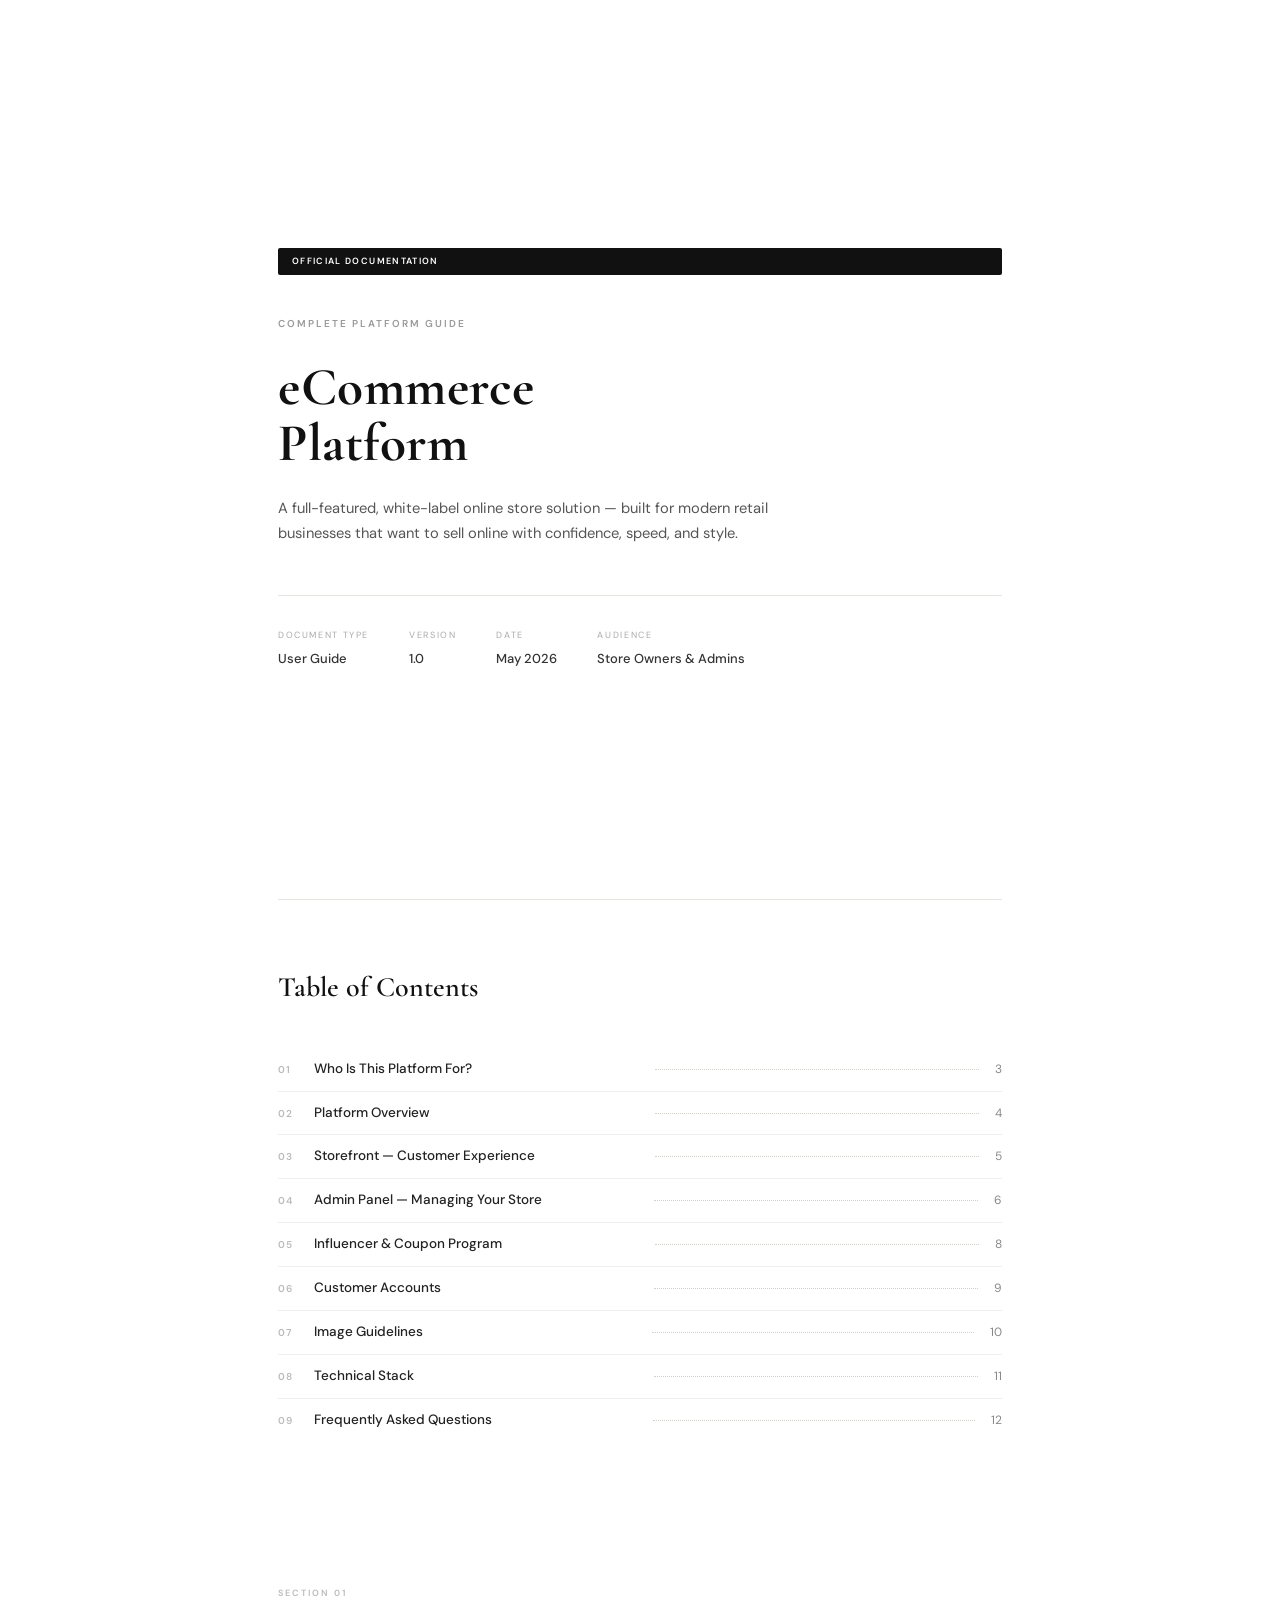
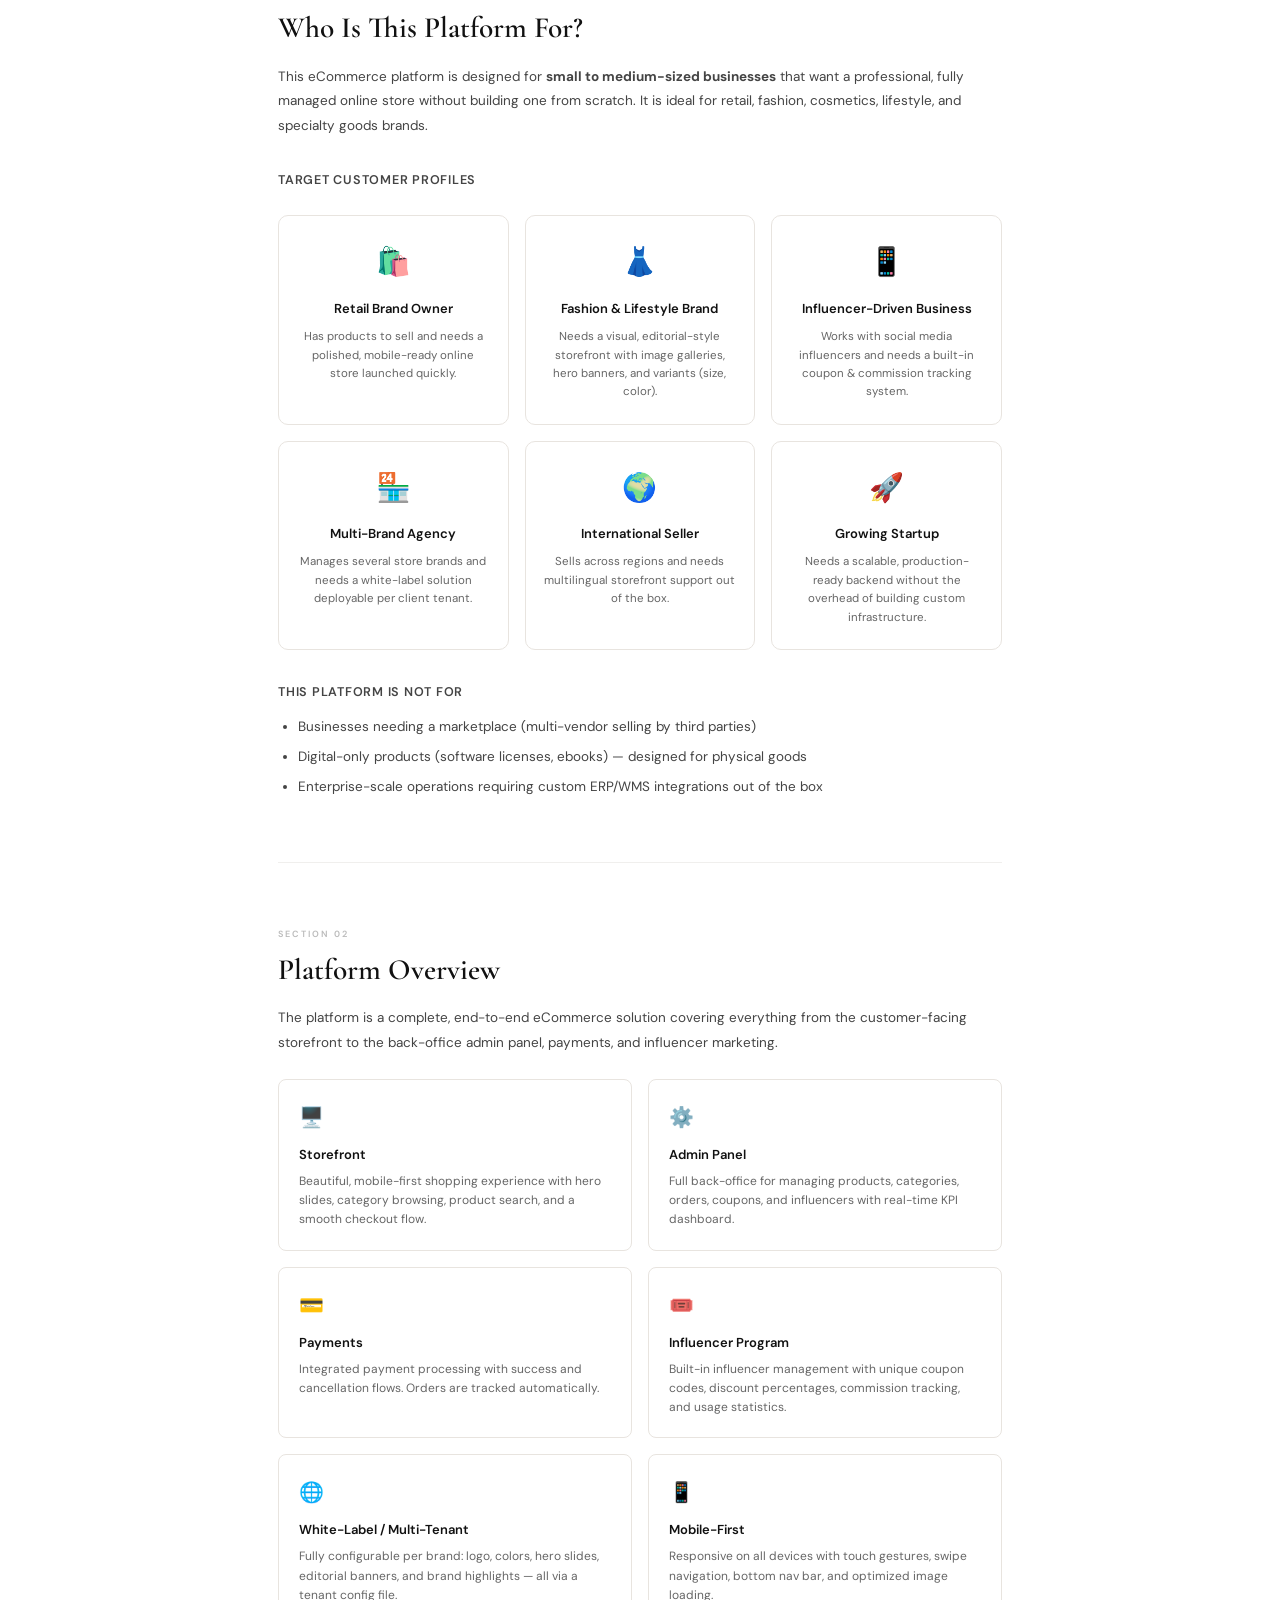
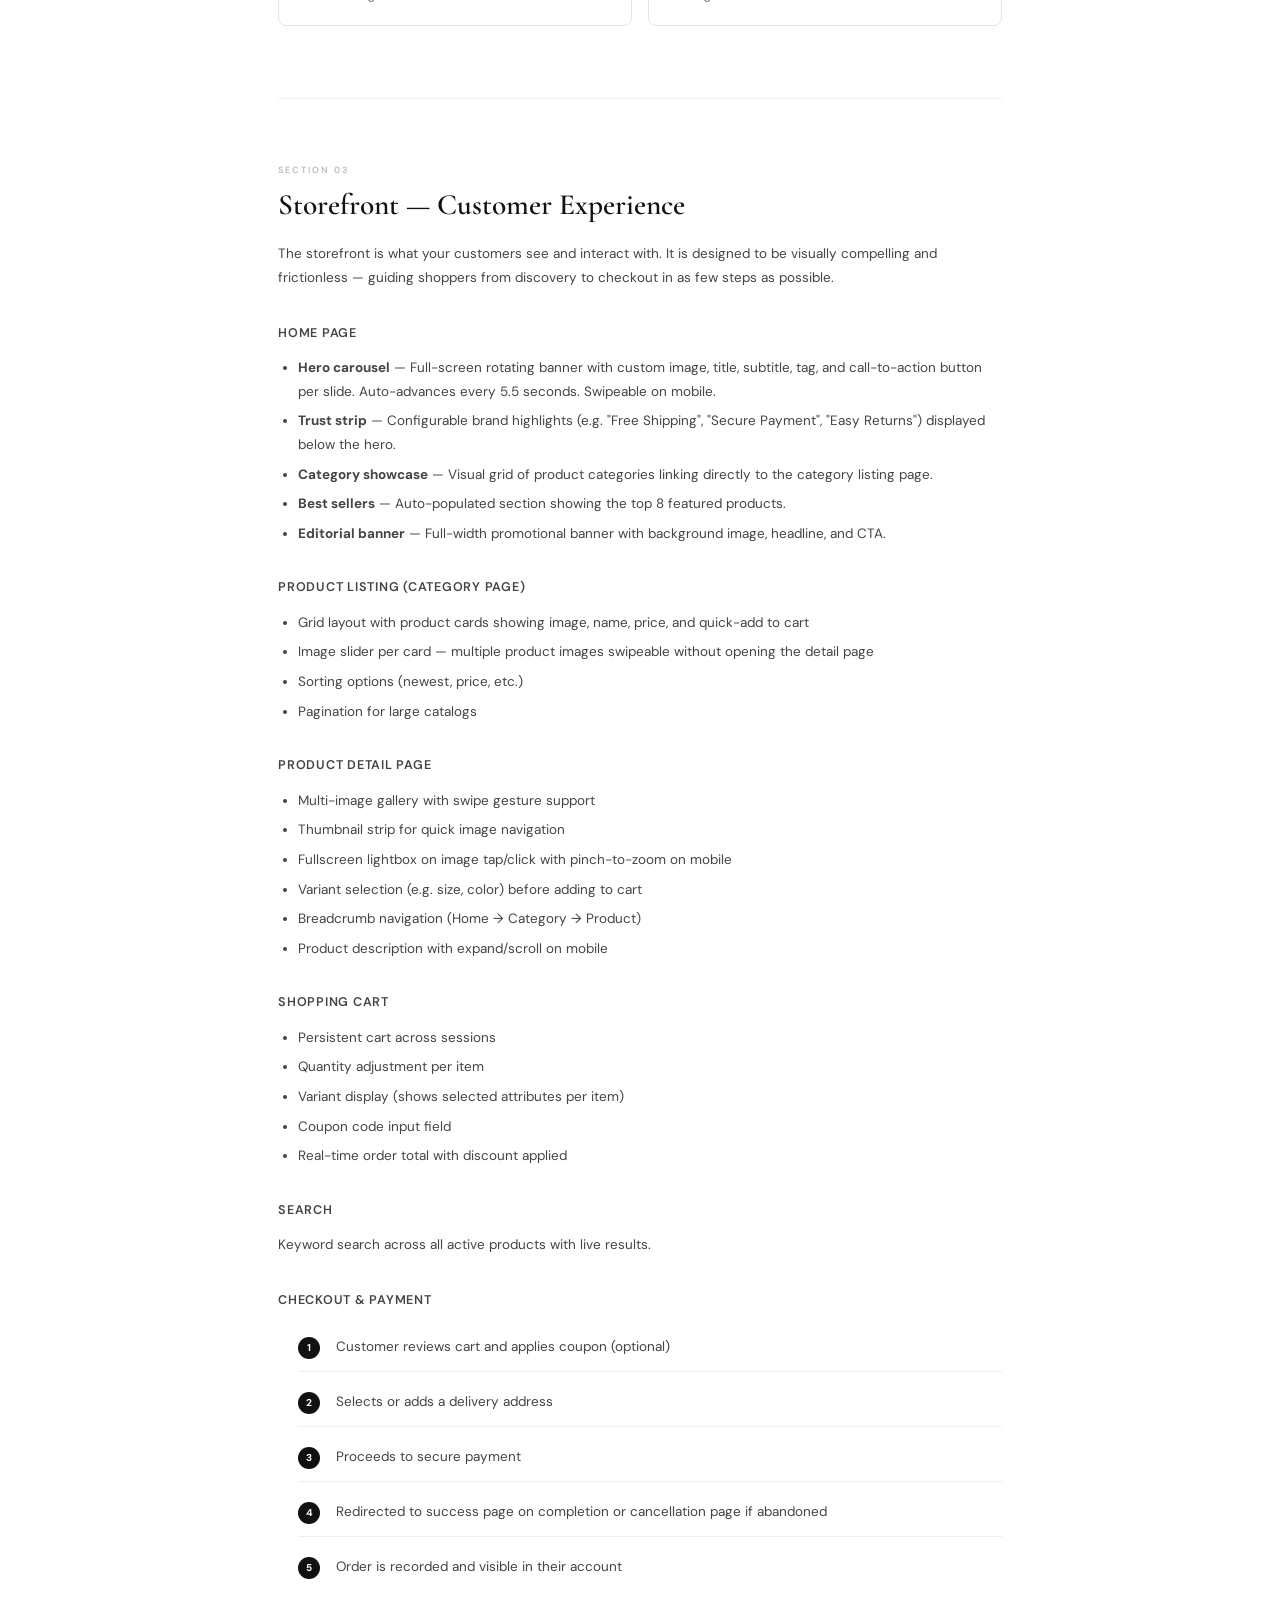
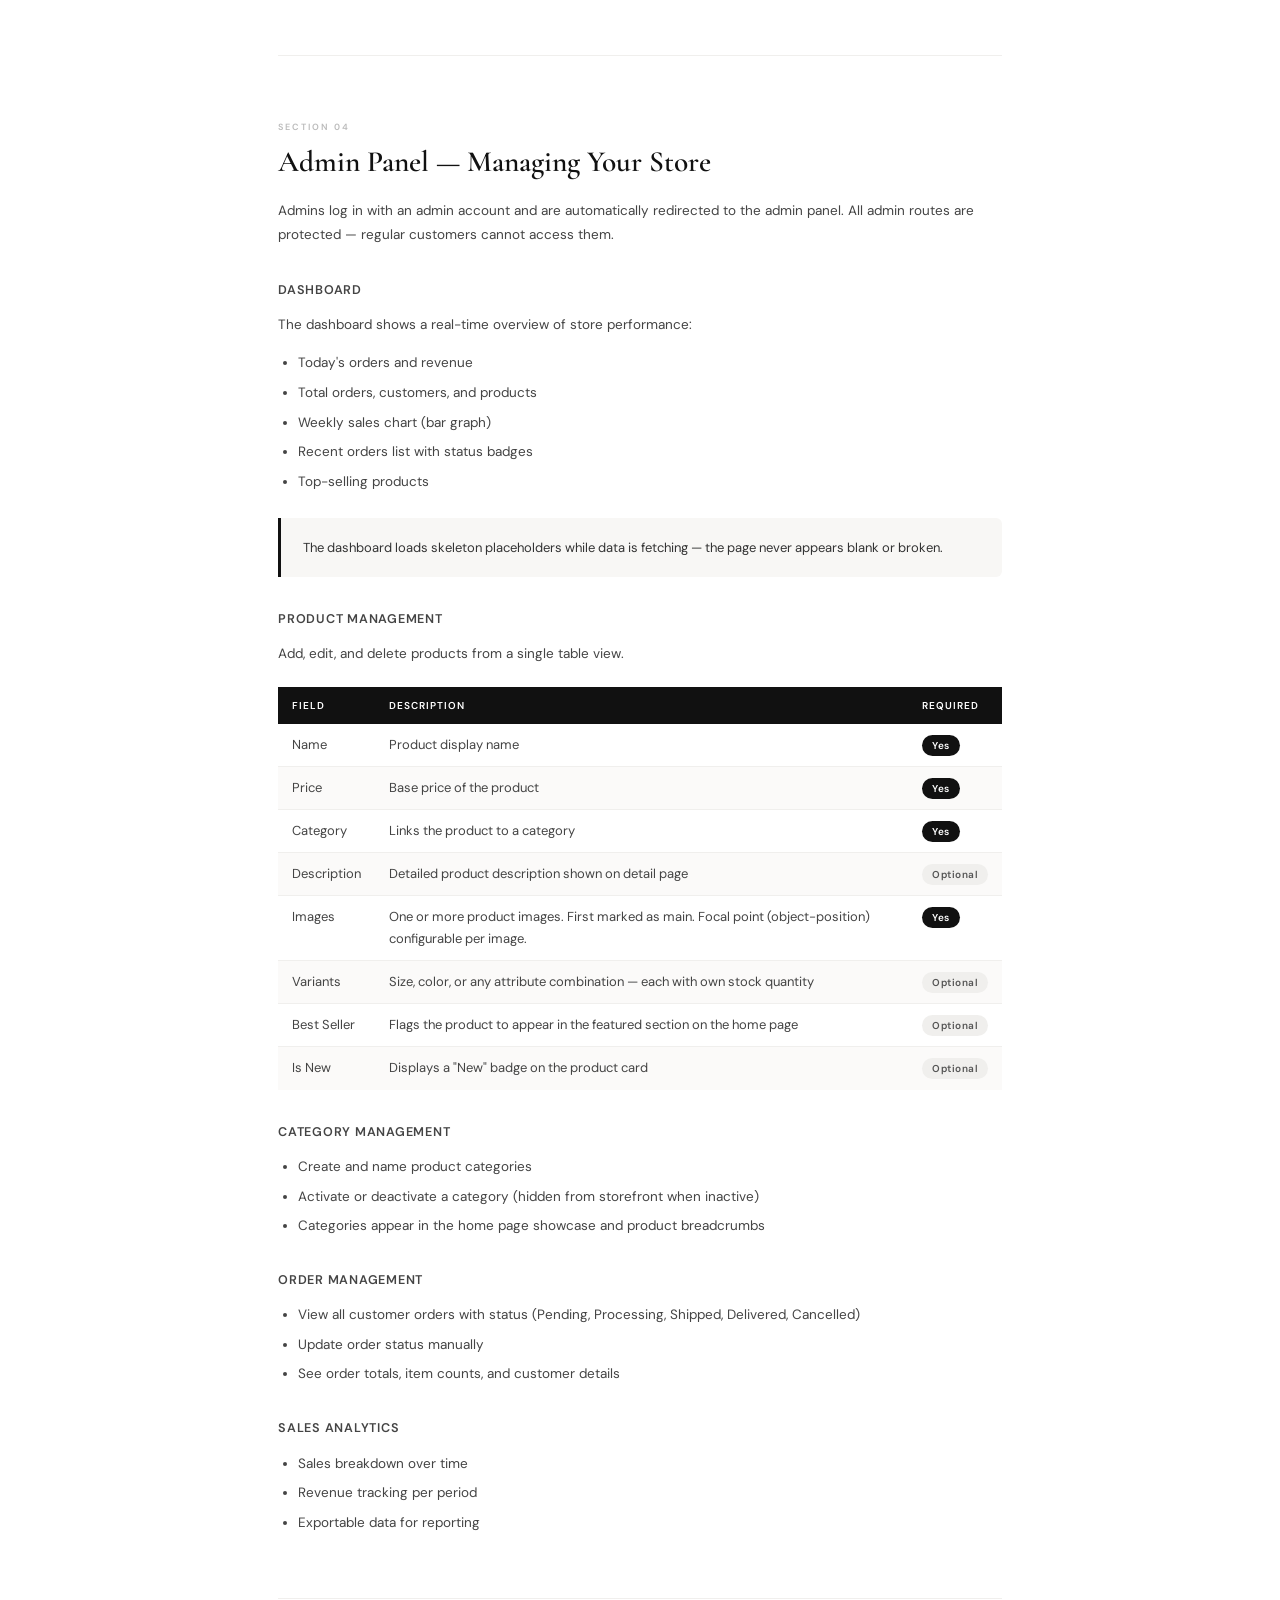
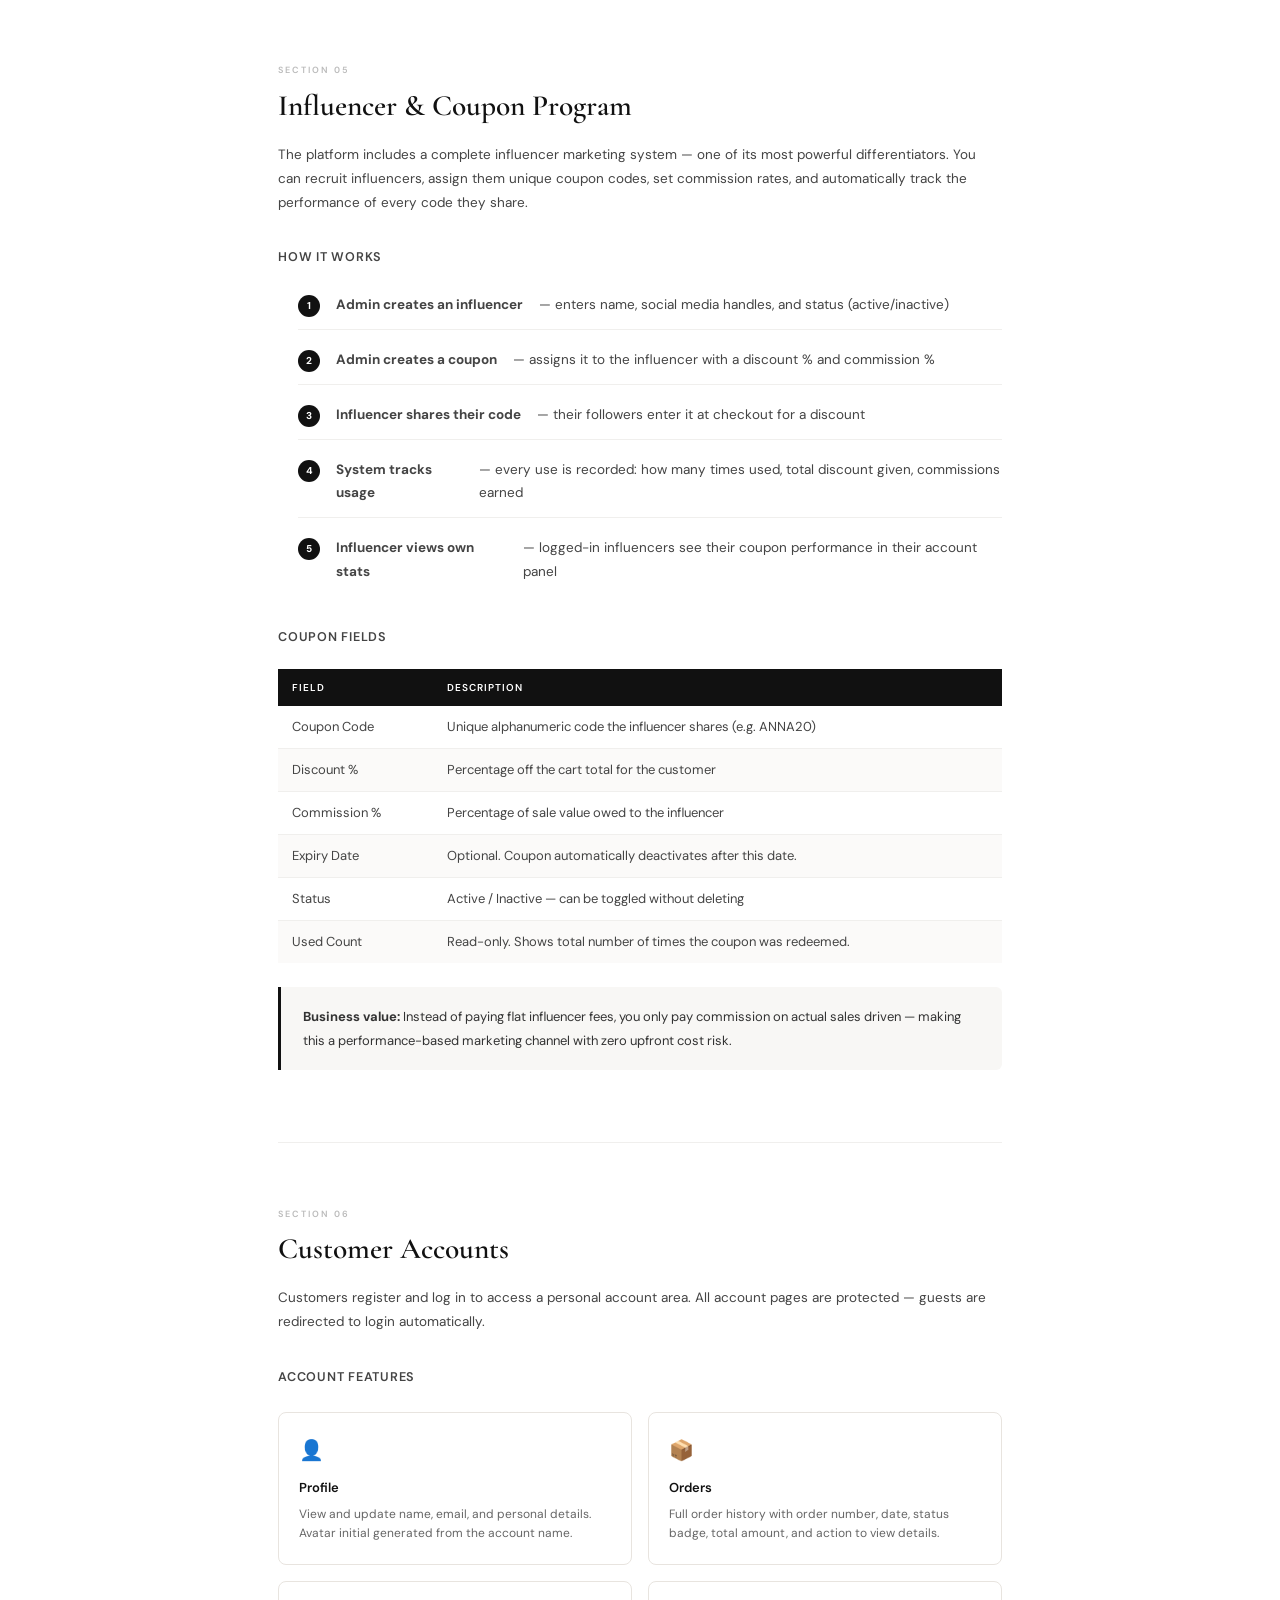
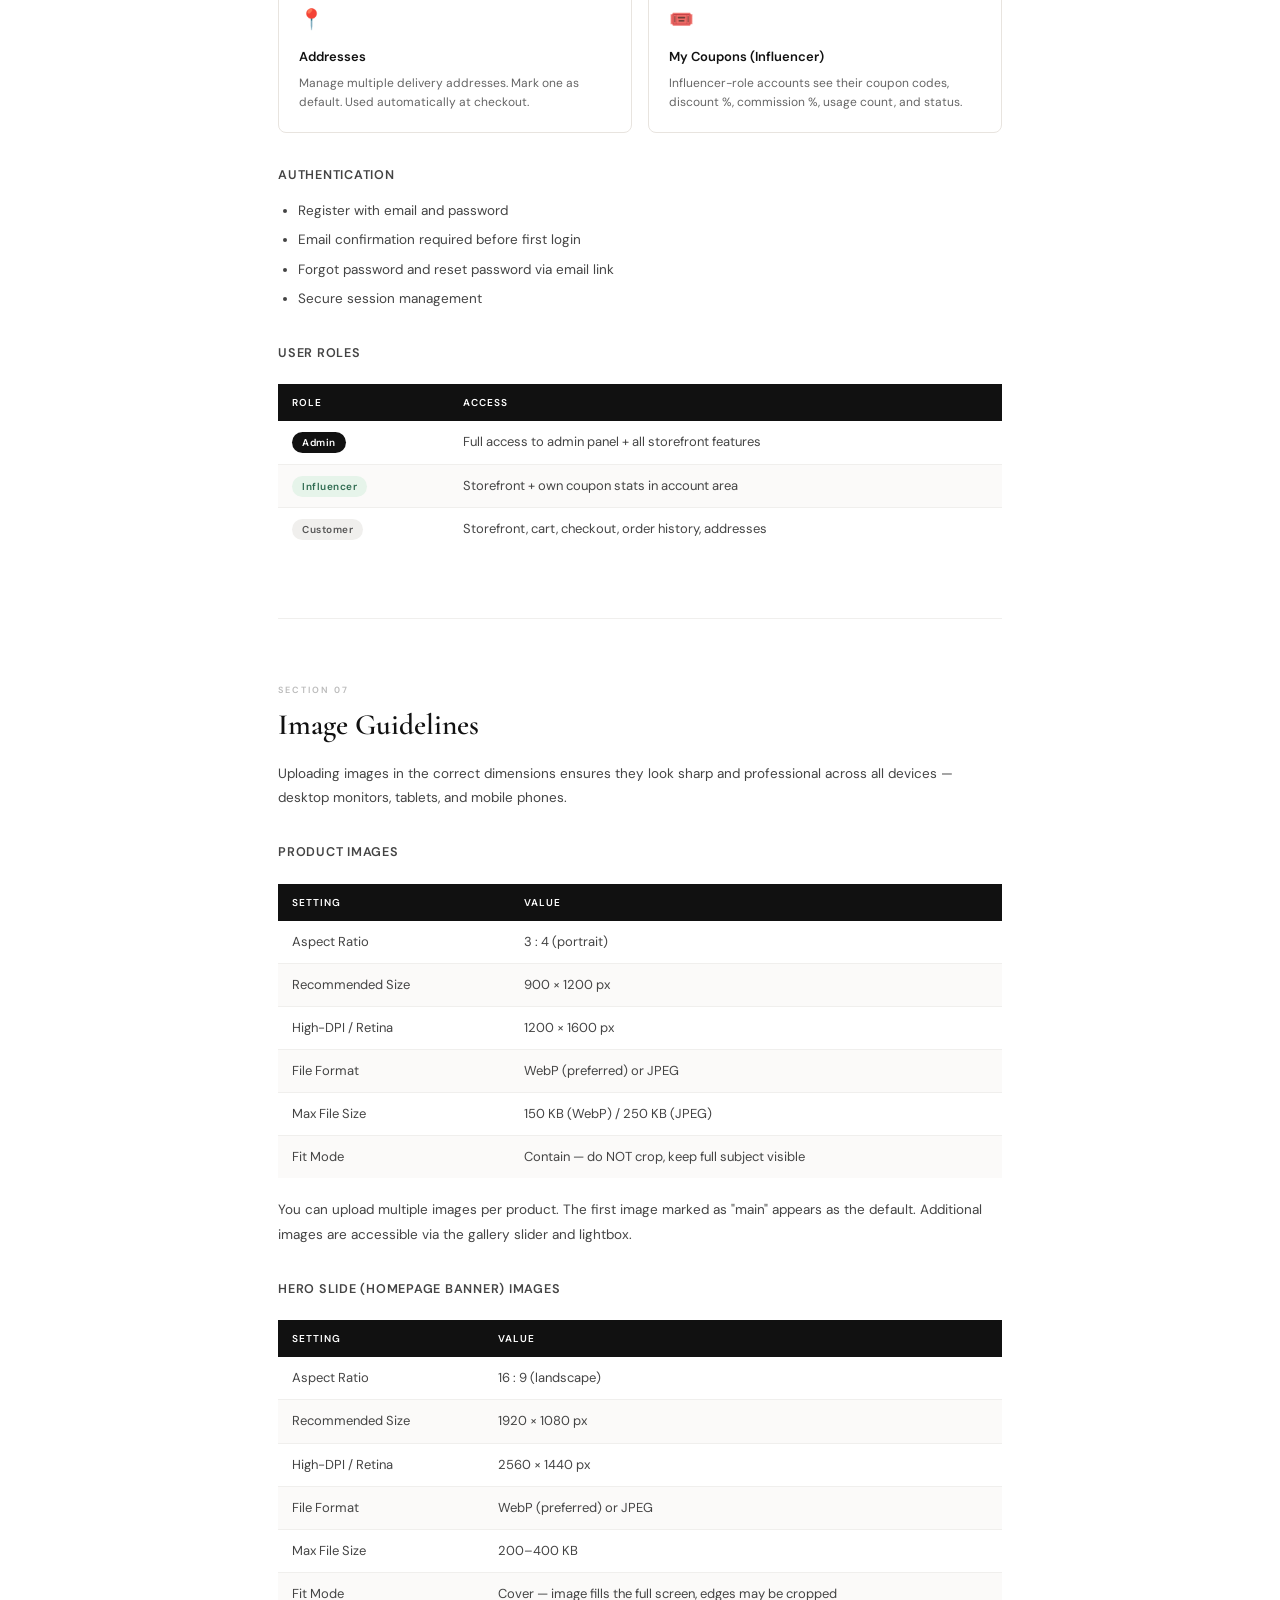
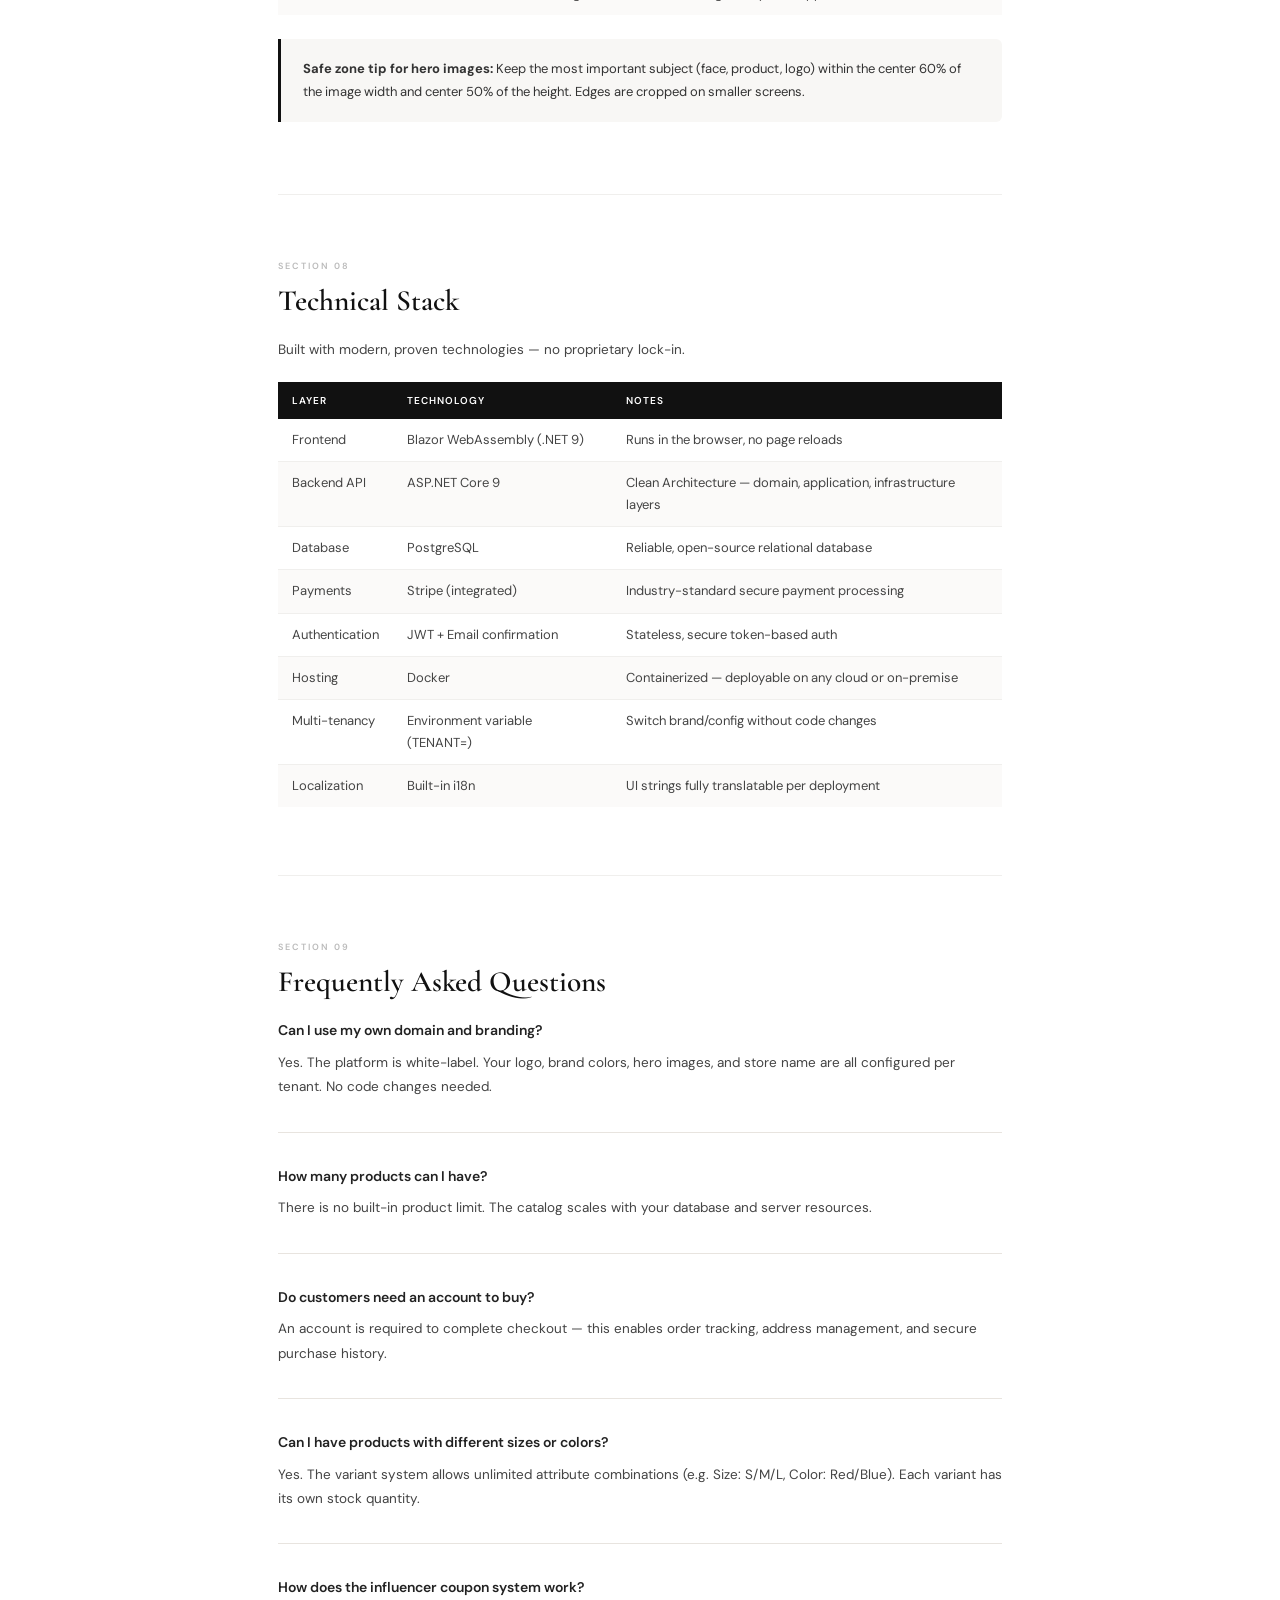
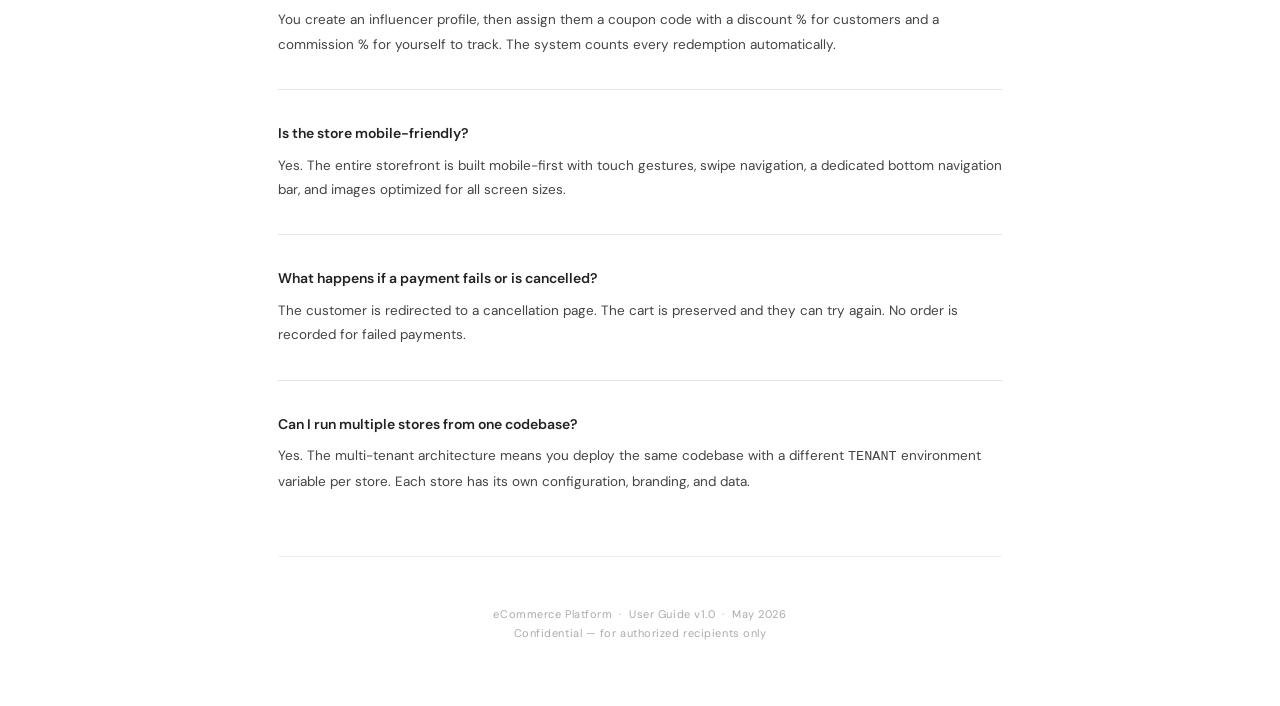
<file: docs/platform-user-guide.html>
<!DOCTYPE html>
<html lang="en">
<head>
  <meta charset="UTF-8" />
  <meta name="viewport" content="width=device-width, initial-scale=1.0" />
  <title>eCommerce Platform — User Guide</title>
  <style>
    /* ── FONTS ── */
    @import url('https://fonts.googleapis.com/css2?family=Cormorant+Garamond:wght@400;600;700&family=DM+Sans:wght@300;400;500;600&display=swap');

    /* ── RESET ── */
    *, *::before, *::after { box-sizing: border-box; margin: 0; padding: 0; }

    /* ── BASE ── */
    html { font-size: 14px; }
    body {
      font-family: 'DM Sans', sans-serif;
      font-weight: 400;
      color: #1a1a1a;
      background: #fff;
      line-height: 1.7;
    }

    /* ── PAGE WRAPPER ── */
    .doc {
      max-width: 820px;
      margin: 0 auto;
      padding: 0 48px;
    }

    /* ── COVER PAGE ── */
    .cover {
      min-height: 100vh;
      display: flex;
      flex-direction: column;
      justify-content: center;
      padding: 80px 0 60px;
      border-bottom: 1px solid #e8e4df;
      page-break-after: always;
    }
    .cover-label {
      font-size: 10px;
      font-weight: 600;
      letter-spacing: 0.2em;
      text-transform: uppercase;
      color: #999;
      margin-bottom: 28px;
    }
    .cover h1 {
      font-family: 'Cormorant Garamond', Georgia, serif;
      font-size: 3.8rem;
      font-weight: 700;
      line-height: 1.05;
      letter-spacing: 0.01em;
      color: #111;
      margin-bottom: 24px;
    }
    .cover-subtitle {
      font-size: 1.05rem;
      color: #555;
      max-width: 500px;
      margin-bottom: 48px;
      line-height: 1.75;
    }
    .cover-meta {
      display: flex;
      gap: 40px;
      padding-top: 32px;
      border-top: 1px solid #e8e4df;
    }
    .cover-meta-item label {
      display: block;
      font-size: 9px;
      letter-spacing: 0.18em;
      text-transform: uppercase;
      color: #aaa;
      margin-bottom: 4px;
    }
    .cover-meta-item span {
      font-size: 13px;
      font-weight: 500;
      color: #333;
    }
    .cover-badge {
      display: inline-block;
      background: #111;
      color: #fff;
      font-size: 9px;
      font-weight: 600;
      letter-spacing: 0.15em;
      text-transform: uppercase;
      padding: 6px 14px;
      border-radius: 2px;
      margin-bottom: 40px;
    }

    /* ── TABLE OF CONTENTS ── */
    .toc-page {
      padding: 64px 0 80px;
      page-break-after: always;
    }
    .toc-page h2 {
      font-family: 'Cormorant Garamond', Georgia, serif;
      font-size: 2rem;
      font-weight: 600;
      margin-bottom: 36px;
      color: #111;
    }
    .toc-list { list-style: none; }
    .toc-list li {
      display: flex;
      align-items: baseline;
      gap: 8px;
      padding: 10px 0;
      border-bottom: 1px solid #f0efed;
      font-size: 13.5px;
    }
    .toc-list li:last-child { border-bottom: none; }
    .toc-num {
      font-size: 10px;
      font-weight: 600;
      letter-spacing: 0.1em;
      color: #bbb;
      min-width: 28px;
    }
    .toc-title { flex: 1; color: #222; font-weight: 500; }
    .toc-dots {
      flex: 1;
      border-bottom: 1px dotted #d4d0cb;
      height: 1px;
      margin: 0 8px;
      align-self: center;
    }
    .toc-page-num { color: #888; font-size: 12px; }

    /* ── SECTION ── */
    .section {
      padding: 64px 0 48px;
      border-bottom: 1px solid #f0efed;
    }
    .section:last-child { border-bottom: none; }
    .section-label {
      font-size: 9px;
      font-weight: 600;
      letter-spacing: 0.22em;
      text-transform: uppercase;
      color: #bbb;
      margin-bottom: 10px;
      display: block;
    }
    .section h2 {
      font-family: 'Cormorant Garamond', Georgia, serif;
      font-size: 2.1rem;
      font-weight: 600;
      color: #111;
      margin-bottom: 20px;
      line-height: 1.15;
    }
    .section h3 {
      font-size: 0.9rem;
      font-weight: 600;
      letter-spacing: 0.06em;
      text-transform: uppercase;
      color: #444;
      margin: 32px 0 12px;
    }
    .section h4 {
      font-size: 14px;
      font-weight: 600;
      color: #222;
      margin: 20px 0 8px;
    }
    .section p {
      font-size: 13.5px;
      color: #444;
      margin-bottom: 14px;
      line-height: 1.8;
    }
    .section ul, .section ol {
      margin: 0 0 16px 20px;
      font-size: 13.5px;
      color: #444;
    }
    .section li { margin-bottom: 6px; line-height: 1.75; }

    /* ── HIGHLIGHT BOX ── */
    .highlight {
      background: #f8f7f5;
      border-left: 3px solid #111;
      padding: 18px 22px;
      margin: 24px 0;
      border-radius: 0 6px 6px 0;
    }
    .highlight p { margin: 0; font-size: 13px; color: #333; }

    /* ── FEATURE GRID ── */
    .feature-grid {
      display: grid;
      grid-template-columns: 1fr 1fr;
      gap: 16px;
      margin: 24px 0;
    }
    .feature-card {
      border: 1px solid #e8e4df;
      border-radius: 8px;
      padding: 20px;
    }
    .feature-card-icon {
      font-size: 20px;
      margin-bottom: 10px;
    }
    .feature-card h4 {
      font-size: 13px;
      font-weight: 600;
      color: #111;
      margin: 0 0 6px;
    }
    .feature-card p {
      font-size: 12px;
      color: #666;
      margin: 0;
      line-height: 1.6;
    }

    /* ── PERSONA CARD ── */
    .persona-grid {
      display: grid;
      grid-template-columns: 1fr 1fr 1fr;
      gap: 16px;
      margin: 24px 0;
    }
    .persona-card {
      border: 1px solid #e8e4df;
      border-radius: 10px;
      padding: 22px 18px;
      text-align: center;
    }
    .persona-icon {
      font-size: 28px;
      margin-bottom: 12px;
    }
    .persona-card h4 {
      font-size: 13px;
      font-weight: 600;
      color: #111;
      margin: 0 0 8px;
    }
    .persona-card p {
      font-size: 11.5px;
      color: #666;
      margin: 0;
      line-height: 1.6;
    }

    /* ── STEP LIST ── */
    .step-list { list-style: none; margin: 0 0 20px; }
    .step-list li {
      display: flex;
      gap: 16px;
      align-items: flex-start;
      padding: 12px 0;
      border-bottom: 1px solid #f0efed;
      font-size: 13.5px;
      color: #444;
    }
    .step-list li:last-child { border-bottom: none; }
    .step-num {
      background: #111;
      color: #fff;
      font-size: 10px;
      font-weight: 700;
      width: 22px;
      height: 22px;
      border-radius: 50%;
      display: flex;
      align-items: center;
      justify-content: center;
      flex-shrink: 0;
      margin-top: 2px;
    }

    /* ── TABLE ── */
    .doc-table {
      width: 100%;
      border-collapse: collapse;
      margin: 20px 0;
      font-size: 13px;
    }
    .doc-table th {
      background: #111;
      color: #fff;
      font-size: 10px;
      font-weight: 600;
      letter-spacing: 0.1em;
      text-transform: uppercase;
      padding: 10px 14px;
      text-align: left;
    }
    .doc-table td {
      padding: 10px 14px;
      border-bottom: 1px solid #f0efed;
      color: #444;
      vertical-align: top;
    }
    .doc-table tr:last-child td { border-bottom: none; }
    .doc-table tr:nth-child(even) td { background: #fbfaf9; }

    /* ── BADGE ── */
    .badge {
      display: inline-block;
      padding: 2px 10px;
      border-radius: 20px;
      font-size: 10px;
      font-weight: 600;
      letter-spacing: 0.05em;
    }
    .badge-dark { background: #111; color: #fff; }
    .badge-light { background: #f0efed; color: #555; }
    .badge-green { background: #e6f4ea; color: #2d6a4f; }

    /* ── DIVIDER ── */
    .divider { height: 1px; background: #e8e4df; margin: 32px 0; }

    /* ── FOOTER STRIP ── */
    .doc-footer {
      text-align: center;
      padding: 48px 0 64px;
      color: #aaa;
      font-size: 11px;
      letter-spacing: 0.05em;
    }

    /* ── PRINT ── */
    @media print {
      html { font-size: 12px; }
      .doc { padding: 0 32px; }
      .cover { page-break-after: always; min-height: auto; padding: 60px 0 40px; }
      .toc-page { page-break-after: always; }
      .section { page-break-inside: avoid; }
      .feature-grid, .persona-grid { page-break-inside: avoid; }
      @page { margin: 18mm 14mm; }
    }
  </style>
</head>
<body>
<div class="doc">

  <!-- ══════════════════════════ COVER ══════════════════════════ -->
  <div class="cover">
    <span class="cover-badge">Official Documentation</span>
    <div class="cover-label">Complete Platform Guide</div>
    <h1>eCommerce<br>Platform</h1>
    <p class="cover-subtitle">
      A full-featured, white-label online store solution — built for modern retail businesses
      that want to sell online with confidence, speed, and style.
    </p>
    <div class="cover-meta">
      <div class="cover-meta-item">
        <label>Document Type</label>
        <span>User Guide</span>
      </div>
      <div class="cover-meta-item">
        <label>Version</label>
        <span>1.0</span>
      </div>
      <div class="cover-meta-item">
        <label>Date</label>
        <span>May 2026</span>
      </div>
      <div class="cover-meta-item">
        <label>Audience</label>
        <span>Store Owners &amp; Admins</span>
      </div>
    </div>
  </div>

  <!-- ══════════════════════════ TABLE OF CONTENTS ══════════════════════════ -->
  <div class="toc-page">
    <h2>Table of Contents</h2>
    <ul class="toc-list">
      <li><span class="toc-num">01</span><span class="toc-title">Who Is This Platform For?</span><span class="toc-dots"></span><span class="toc-page-num">3</span></li>
      <li><span class="toc-num">02</span><span class="toc-title">Platform Overview</span><span class="toc-dots"></span><span class="toc-page-num">4</span></li>
      <li><span class="toc-num">03</span><span class="toc-title">Storefront — Customer Experience</span><span class="toc-dots"></span><span class="toc-page-num">5</span></li>
      <li><span class="toc-num">04</span><span class="toc-title">Admin Panel — Managing Your Store</span><span class="toc-dots"></span><span class="toc-page-num">6</span></li>
      <li><span class="toc-num">05</span><span class="toc-title">Influencer &amp; Coupon Program</span><span class="toc-dots"></span><span class="toc-page-num">8</span></li>
      <li><span class="toc-num">06</span><span class="toc-title">Customer Accounts</span><span class="toc-dots"></span><span class="toc-page-num">9</span></li>
      <li><span class="toc-num">07</span><span class="toc-title">Image Guidelines</span><span class="toc-dots"></span><span class="toc-page-num">10</span></li>
      <li><span class="toc-num">08</span><span class="toc-title">Technical Stack</span><span class="toc-dots"></span><span class="toc-page-num">11</span></li>
      <li><span class="toc-num">09</span><span class="toc-title">Frequently Asked Questions</span><span class="toc-dots"></span><span class="toc-page-num">12</span></li>
    </ul>
  </div>

  <!-- ══════════════════════════ 01 — WHO IS IT FOR ══════════════════════════ -->
  <div class="section">
    <span class="section-label">Section 01</span>
    <h2>Who Is This Platform For?</h2>
    <p>
      This eCommerce platform is designed for <strong>small to medium-sized businesses</strong> that
      want a professional, fully managed online store without building one from scratch.
      It is ideal for retail, fashion, cosmetics, lifestyle, and specialty goods brands.
    </p>

    <h3>Target Customer Profiles</h3>
    <div class="persona-grid">
      <div class="persona-card">
        <div class="persona-icon">🛍️</div>
        <h4>Retail Brand Owner</h4>
        <p>Has products to sell and needs a polished, mobile-ready online store launched quickly.</p>
      </div>
      <div class="persona-card">
        <div class="persona-icon">👗</div>
        <h4>Fashion &amp; Lifestyle Brand</h4>
        <p>Needs a visual, editorial-style storefront with image galleries, hero banners, and variants (size, color).</p>
      </div>
      <div class="persona-card">
        <div class="persona-icon">📱</div>
        <h4>Influencer-Driven Business</h4>
        <p>Works with social media influencers and needs a built-in coupon &amp; commission tracking system.</p>
      </div>
      <div class="persona-card">
        <div class="persona-icon">🏪</div>
        <h4>Multi-Brand Agency</h4>
        <p>Manages several store brands and needs a white-label solution deployable per client tenant.</p>
      </div>
      <div class="persona-card">
        <div class="persona-icon">🌍</div>
        <h4>International Seller</h4>
        <p>Sells across regions and needs multilingual storefront support out of the box.</p>
      </div>
      <div class="persona-card">
        <div class="persona-icon">🚀</div>
        <h4>Growing Startup</h4>
        <p>Needs a scalable, production-ready backend without the overhead of building custom infrastructure.</p>
      </div>
    </div>

    <h3>This Platform Is NOT For</h3>
    <ul>
      <li>Businesses needing a marketplace (multi-vendor selling by third parties)</li>
      <li>Digital-only products (software licenses, ebooks) — designed for physical goods</li>
      <li>Enterprise-scale operations requiring custom ERP/WMS integrations out of the box</li>
    </ul>
  </div>

  <!-- ══════════════════════════ 02 — OVERVIEW ══════════════════════════ -->
  <div class="section">
    <span class="section-label">Section 02</span>
    <h2>Platform Overview</h2>
    <p>
      The platform is a complete, end-to-end eCommerce solution covering everything from the
      customer-facing storefront to the back-office admin panel, payments, and influencer marketing.
    </p>

    <div class="feature-grid">
      <div class="feature-card">
        <div class="feature-card-icon">🖥️</div>
        <h4>Storefront</h4>
        <p>Beautiful, mobile-first shopping experience with hero slides, category browsing, product search, and a smooth checkout flow.</p>
      </div>
      <div class="feature-card">
        <div class="feature-card-icon">⚙️</div>
        <h4>Admin Panel</h4>
        <p>Full back-office for managing products, categories, orders, coupons, and influencers with real-time KPI dashboard.</p>
      </div>
      <div class="feature-card">
        <div class="feature-card-icon">💳</div>
        <h4>Payments</h4>
        <p>Integrated payment processing with success and cancellation flows. Orders are tracked automatically.</p>
      </div>
      <div class="feature-card">
        <div class="feature-card-icon">🎟️</div>
        <h4>Influencer Program</h4>
        <p>Built-in influencer management with unique coupon codes, discount percentages, commission tracking, and usage statistics.</p>
      </div>
      <div class="feature-card">
        <div class="feature-card-icon">🌐</div>
        <h4>White-Label / Multi-Tenant</h4>
        <p>Fully configurable per brand: logo, colors, hero slides, editorial banners, and brand highlights — all via a tenant config file.</p>
      </div>
      <div class="feature-card">
        <div class="feature-card-icon">📱</div>
        <h4>Mobile-First</h4>
        <p>Responsive on all devices with touch gestures, swipe navigation, bottom nav bar, and optimized image loading.</p>
      </div>
    </div>
  </div>

  <!-- ══════════════════════════ 03 — STOREFRONT ══════════════════════════ -->
  <div class="section">
    <span class="section-label">Section 03</span>
    <h2>Storefront — Customer Experience</h2>
    <p>
      The storefront is what your customers see and interact with. It is designed to be visually
      compelling and frictionless — guiding shoppers from discovery to checkout in as few steps as possible.
    </p>

    <h3>Home Page</h3>
    <ul>
      <li><strong>Hero carousel</strong> — Full-screen rotating banner with custom image, title, subtitle, tag, and call-to-action button per slide. Auto-advances every 5.5 seconds. Swipeable on mobile.</li>
      <li><strong>Trust strip</strong> — Configurable brand highlights (e.g. "Free Shipping", "Secure Payment", "Easy Returns") displayed below the hero.</li>
      <li><strong>Category showcase</strong> — Visual grid of product categories linking directly to the category listing page.</li>
      <li><strong>Best sellers</strong> — Auto-populated section showing the top 8 featured products.</li>
      <li><strong>Editorial banner</strong> — Full-width promotional banner with background image, headline, and CTA.</li>
    </ul>

    <h3>Product Listing (Category Page)</h3>
    <ul>
      <li>Grid layout with product cards showing image, name, price, and quick-add to cart</li>
      <li>Image slider per card — multiple product images swipeable without opening the detail page</li>
      <li>Sorting options (newest, price, etc.)</li>
      <li>Pagination for large catalogs</li>
    </ul>

    <h3>Product Detail Page</h3>
    <ul>
      <li>Multi-image gallery with swipe gesture support</li>
      <li>Thumbnail strip for quick image navigation</li>
      <li>Fullscreen lightbox on image tap/click with pinch-to-zoom on mobile</li>
      <li>Variant selection (e.g. size, color) before adding to cart</li>
      <li>Breadcrumb navigation (Home → Category → Product)</li>
      <li>Product description with expand/scroll on mobile</li>
    </ul>

    <h3>Shopping Cart</h3>
    <ul>
      <li>Persistent cart across sessions</li>
      <li>Quantity adjustment per item</li>
      <li>Variant display (shows selected attributes per item)</li>
      <li>Coupon code input field</li>
      <li>Real-time order total with discount applied</li>
    </ul>

    <h3>Search</h3>
    <p>Keyword search across all active products with live results.</p>

    <h3>Checkout &amp; Payment</h3>
    <ol class="step-list">
      <li><span class="step-num">1</span>Customer reviews cart and applies coupon (optional)</li>
      <li><span class="step-num">2</span>Selects or adds a delivery address</li>
      <li><span class="step-num">3</span>Proceeds to secure payment</li>
      <li><span class="step-num">4</span>Redirected to success page on completion or cancellation page if abandoned</li>
      <li><span class="step-num">5</span>Order is recorded and visible in their account</li>
    </ol>
  </div>

  <!-- ══════════════════════════ 04 — ADMIN PANEL ══════════════════════════ -->
  <div class="section">
    <span class="section-label">Section 04</span>
    <h2>Admin Panel — Managing Your Store</h2>
    <p>
      Admins log in with an admin account and are automatically redirected to the admin panel.
      All admin routes are protected — regular customers cannot access them.
    </p>

    <h3>Dashboard</h3>
    <p>The dashboard shows a real-time overview of store performance:</p>
    <ul>
      <li>Today's orders and revenue</li>
      <li>Total orders, customers, and products</li>
      <li>Weekly sales chart (bar graph)</li>
      <li>Recent orders list with status badges</li>
      <li>Top-selling products</li>
    </ul>

    <div class="highlight">
      <p>The dashboard loads skeleton placeholders while data is fetching — the page never appears blank or broken.</p>
    </div>

    <h3>Product Management</h3>
    <p>Add, edit, and delete products from a single table view.</p>

    <table class="doc-table">
      <thead>
        <tr>
          <th>Field</th>
          <th>Description</th>
          <th>Required</th>
        </tr>
      </thead>
      <tbody>
        <tr><td>Name</td><td>Product display name</td><td><span class="badge badge-dark">Yes</span></td></tr>
        <tr><td>Price</td><td>Base price of the product</td><td><span class="badge badge-dark">Yes</span></td></tr>
        <tr><td>Category</td><td>Links the product to a category</td><td><span class="badge badge-dark">Yes</span></td></tr>
        <tr><td>Description</td><td>Detailed product description shown on detail page</td><td><span class="badge badge-light">Optional</span></td></tr>
        <tr><td>Images</td><td>One or more product images. First marked as main. Focal point (object-position) configurable per image.</td><td><span class="badge badge-dark">Yes</span></td></tr>
        <tr><td>Variants</td><td>Size, color, or any attribute combination — each with own stock quantity</td><td><span class="badge badge-light">Optional</span></td></tr>
        <tr><td>Best Seller</td><td>Flags the product to appear in the featured section on the home page</td><td><span class="badge badge-light">Optional</span></td></tr>
        <tr><td>Is New</td><td>Displays a "New" badge on the product card</td><td><span class="badge badge-light">Optional</span></td></tr>
      </tbody>
    </table>

    <h3>Category Management</h3>
    <ul>
      <li>Create and name product categories</li>
      <li>Activate or deactivate a category (hidden from storefront when inactive)</li>
      <li>Categories appear in the home page showcase and product breadcrumbs</li>
    </ul>

    <h3>Order Management</h3>
    <ul>
      <li>View all customer orders with status (Pending, Processing, Shipped, Delivered, Cancelled)</li>
      <li>Update order status manually</li>
      <li>See order totals, item counts, and customer details</li>
    </ul>

    <h3>Sales Analytics</h3>
    <ul>
      <li>Sales breakdown over time</li>
      <li>Revenue tracking per period</li>
      <li>Exportable data for reporting</li>
    </ul>
  </div>

  <!-- ══════════════════════════ 05 — INFLUENCER ══════════════════════════ -->
  <div class="section">
    <span class="section-label">Section 05</span>
    <h2>Influencer &amp; Coupon Program</h2>
    <p>
      The platform includes a complete influencer marketing system — one of its most powerful
      differentiators. You can recruit influencers, assign them unique coupon codes, set
      commission rates, and automatically track the performance of every code they share.
    </p>

    <h3>How It Works</h3>
    <ol class="step-list">
      <li><span class="step-num">1</span><strong>Admin creates an influencer</strong> — enters name, social media handles, and status (active/inactive)</li>
      <li><span class="step-num">2</span><strong>Admin creates a coupon</strong> — assigns it to the influencer with a discount % and commission %</li>
      <li><span class="step-num">3</span><strong>Influencer shares their code</strong> — their followers enter it at checkout for a discount</li>
      <li><span class="step-num">4</span><strong>System tracks usage</strong> — every use is recorded: how many times used, total discount given, commissions earned</li>
      <li><span class="step-num">5</span><strong>Influencer views own stats</strong> — logged-in influencers see their coupon performance in their account panel</li>
    </ol>

    <h3>Coupon Fields</h3>
    <table class="doc-table">
      <thead>
        <tr><th>Field</th><th>Description</th></tr>
      </thead>
      <tbody>
        <tr><td>Coupon Code</td><td>Unique alphanumeric code the influencer shares (e.g. ANNA20)</td></tr>
        <tr><td>Discount %</td><td>Percentage off the cart total for the customer</td></tr>
        <tr><td>Commission %</td><td>Percentage of sale value owed to the influencer</td></tr>
        <tr><td>Expiry Date</td><td>Optional. Coupon automatically deactivates after this date.</td></tr>
        <tr><td>Status</td><td>Active / Inactive — can be toggled without deleting</td></tr>
        <tr><td>Used Count</td><td>Read-only. Shows total number of times the coupon was redeemed.</td></tr>
      </tbody>
    </table>

    <div class="highlight">
      <p><strong>Business value:</strong> Instead of paying flat influencer fees, you only pay commission on actual sales driven — making this a performance-based marketing channel with zero upfront cost risk.</p>
    </div>
  </div>

  <!-- ══════════════════════════ 06 — CUSTOMER ACCOUNTS ══════════════════════════ -->
  <div class="section">
    <span class="section-label">Section 06</span>
    <h2>Customer Accounts</h2>
    <p>
      Customers register and log in to access a personal account area. All account pages are
      protected — guests are redirected to login automatically.
    </p>

    <h3>Account Features</h3>
    <div class="feature-grid">
      <div class="feature-card">
        <div class="feature-card-icon">👤</div>
        <h4>Profile</h4>
        <p>View and update name, email, and personal details. Avatar initial generated from the account name.</p>
      </div>
      <div class="feature-card">
        <div class="feature-card-icon">📦</div>
        <h4>Orders</h4>
        <p>Full order history with order number, date, status badge, total amount, and action to view details.</p>
      </div>
      <div class="feature-card">
        <div class="feature-card-icon">📍</div>
        <h4>Addresses</h4>
        <p>Manage multiple delivery addresses. Mark one as default. Used automatically at checkout.</p>
      </div>
      <div class="feature-card">
        <div class="feature-card-icon">🎟️</div>
        <h4>My Coupons (Influencer)</h4>
        <p>Influencer-role accounts see their coupon codes, discount %, commission %, usage count, and status.</p>
      </div>
    </div>

    <h3>Authentication</h3>
    <ul>
      <li>Register with email and password</li>
      <li>Email confirmation required before first login</li>
      <li>Forgot password and reset password via email link</li>
      <li>Secure session management</li>
    </ul>

    <h3>User Roles</h3>
    <table class="doc-table">
      <thead>
        <tr><th>Role</th><th>Access</th></tr>
      </thead>
      <tbody>
        <tr><td><span class="badge badge-dark">Admin</span></td><td>Full access to admin panel + all storefront features</td></tr>
        <tr><td><span class="badge badge-green">Influencer</span></td><td>Storefront + own coupon stats in account area</td></tr>
        <tr><td><span class="badge badge-light">Customer</span></td><td>Storefront, cart, checkout, order history, addresses</td></tr>
      </tbody>
    </table>
  </div>

  <!-- ══════════════════════════ 07 — IMAGE GUIDELINES ══════════════════════════ -->
  <div class="section">
    <span class="section-label">Section 07</span>
    <h2>Image Guidelines</h2>
    <p>
      Uploading images in the correct dimensions ensures they look sharp and professional across
      all devices — desktop monitors, tablets, and mobile phones.
    </p>

    <h3>Product Images</h3>
    <table class="doc-table">
      <thead>
        <tr><th>Setting</th><th>Value</th></tr>
      </thead>
      <tbody>
        <tr><td>Aspect Ratio</td><td>3 : 4 (portrait)</td></tr>
        <tr><td>Recommended Size</td><td>900 × 1200 px</td></tr>
        <tr><td>High-DPI / Retina</td><td>1200 × 1600 px</td></tr>
        <tr><td>File Format</td><td>WebP (preferred) or JPEG</td></tr>
        <tr><td>Max File Size</td><td>150 KB (WebP) / 250 KB (JPEG)</td></tr>
        <tr><td>Fit Mode</td><td>Contain — do NOT crop, keep full subject visible</td></tr>
      </tbody>
    </table>
    <p>You can upload multiple images per product. The first image marked as "main" appears as the default. Additional images are accessible via the gallery slider and lightbox.</p>

    <h3>Hero Slide (Homepage Banner) Images</h3>
    <table class="doc-table">
      <thead>
        <tr><th>Setting</th><th>Value</th></tr>
      </thead>
      <tbody>
        <tr><td>Aspect Ratio</td><td>16 : 9 (landscape)</td></tr>
        <tr><td>Recommended Size</td><td>1920 × 1080 px</td></tr>
        <tr><td>High-DPI / Retina</td><td>2560 × 1440 px</td></tr>
        <tr><td>File Format</td><td>WebP (preferred) or JPEG</td></tr>
        <tr><td>Max File Size</td><td>200–400 KB</td></tr>
        <tr><td>Fit Mode</td><td>Cover — image fills the full screen, edges may be cropped</td></tr>
      </tbody>
    </table>

    <div class="highlight">
      <p><strong>Safe zone tip for hero images:</strong> Keep the most important subject (face, product, logo) within the center 60% of the image width and center 50% of the height. Edges are cropped on smaller screens.</p>
    </div>
  </div>

  <!-- ══════════════════════════ 08 — TECH STACK ══════════════════════════ -->
  <div class="section">
    <span class="section-label">Section 08</span>
    <h2>Technical Stack</h2>
    <p>Built with modern, proven technologies — no proprietary lock-in.</p>

    <table class="doc-table">
      <thead>
        <tr><th>Layer</th><th>Technology</th><th>Notes</th></tr>
      </thead>
      <tbody>
        <tr><td>Frontend</td><td>Blazor WebAssembly (.NET 9)</td><td>Runs in the browser, no page reloads</td></tr>
        <tr><td>Backend API</td><td>ASP.NET Core 9</td><td>Clean Architecture — domain, application, infrastructure layers</td></tr>
        <tr><td>Database</td><td>PostgreSQL</td><td>Reliable, open-source relational database</td></tr>
        <tr><td>Payments</td><td>Stripe (integrated)</td><td>Industry-standard secure payment processing</td></tr>
        <tr><td>Authentication</td><td>JWT + Email confirmation</td><td>Stateless, secure token-based auth</td></tr>
        <tr><td>Hosting</td><td>Docker</td><td>Containerized — deployable on any cloud or on-premise</td></tr>
        <tr><td>Multi-tenancy</td><td>Environment variable (TENANT=)</td><td>Switch brand/config without code changes</td></tr>
        <tr><td>Localization</td><td>Built-in i18n</td><td>UI strings fully translatable per deployment</td></tr>
      </tbody>
    </table>
  </div>

  <!-- ══════════════════════════ 09 — FAQ ══════════════════════════ -->
  <div class="section">
    <span class="section-label">Section 09</span>
    <h2>Frequently Asked Questions</h2>

    <h4>Can I use my own domain and branding?</h4>
    <p>Yes. The platform is white-label. Your logo, brand colors, hero images, and store name are all configured per tenant. No code changes needed.</p>

    <div class="divider"></div>

    <h4>How many products can I have?</h4>
    <p>There is no built-in product limit. The catalog scales with your database and server resources.</p>

    <div class="divider"></div>

    <h4>Do customers need an account to buy?</h4>
    <p>An account is required to complete checkout — this enables order tracking, address management, and secure purchase history.</p>

    <div class="divider"></div>

    <h4>Can I have products with different sizes or colors?</h4>
    <p>Yes. The variant system allows unlimited attribute combinations (e.g. Size: S/M/L, Color: Red/Blue). Each variant has its own stock quantity.</p>

    <div class="divider"></div>

    <h4>How does the influencer coupon system work?</h4>
    <p>You create an influencer profile, then assign them a coupon code with a discount % for customers and a commission % for yourself to track. The system counts every redemption automatically.</p>

    <div class="divider"></div>

    <h4>Is the store mobile-friendly?</h4>
    <p>Yes. The entire storefront is built mobile-first with touch gestures, swipe navigation, a dedicated bottom navigation bar, and images optimized for all screen sizes.</p>

    <div class="divider"></div>

    <h4>What happens if a payment fails or is cancelled?</h4>
    <p>The customer is redirected to a cancellation page. The cart is preserved and they can try again. No order is recorded for failed payments.</p>

    <div class="divider"></div>

    <h4>Can I run multiple stores from one codebase?</h4>
    <p>Yes. The multi-tenant architecture means you deploy the same codebase with a different <code>TENANT</code> environment variable per store. Each store has its own configuration, branding, and data.</p>
  </div>

  <!-- ══════════════════════════ FOOTER ══════════════════════════ -->
  <div class="doc-footer">
    eCommerce Platform &nbsp;·&nbsp; User Guide v1.0 &nbsp;·&nbsp; May 2026<br>
    Confidential — for authorized recipients only
  </div>

</div>
</body>
</html>
</file>
